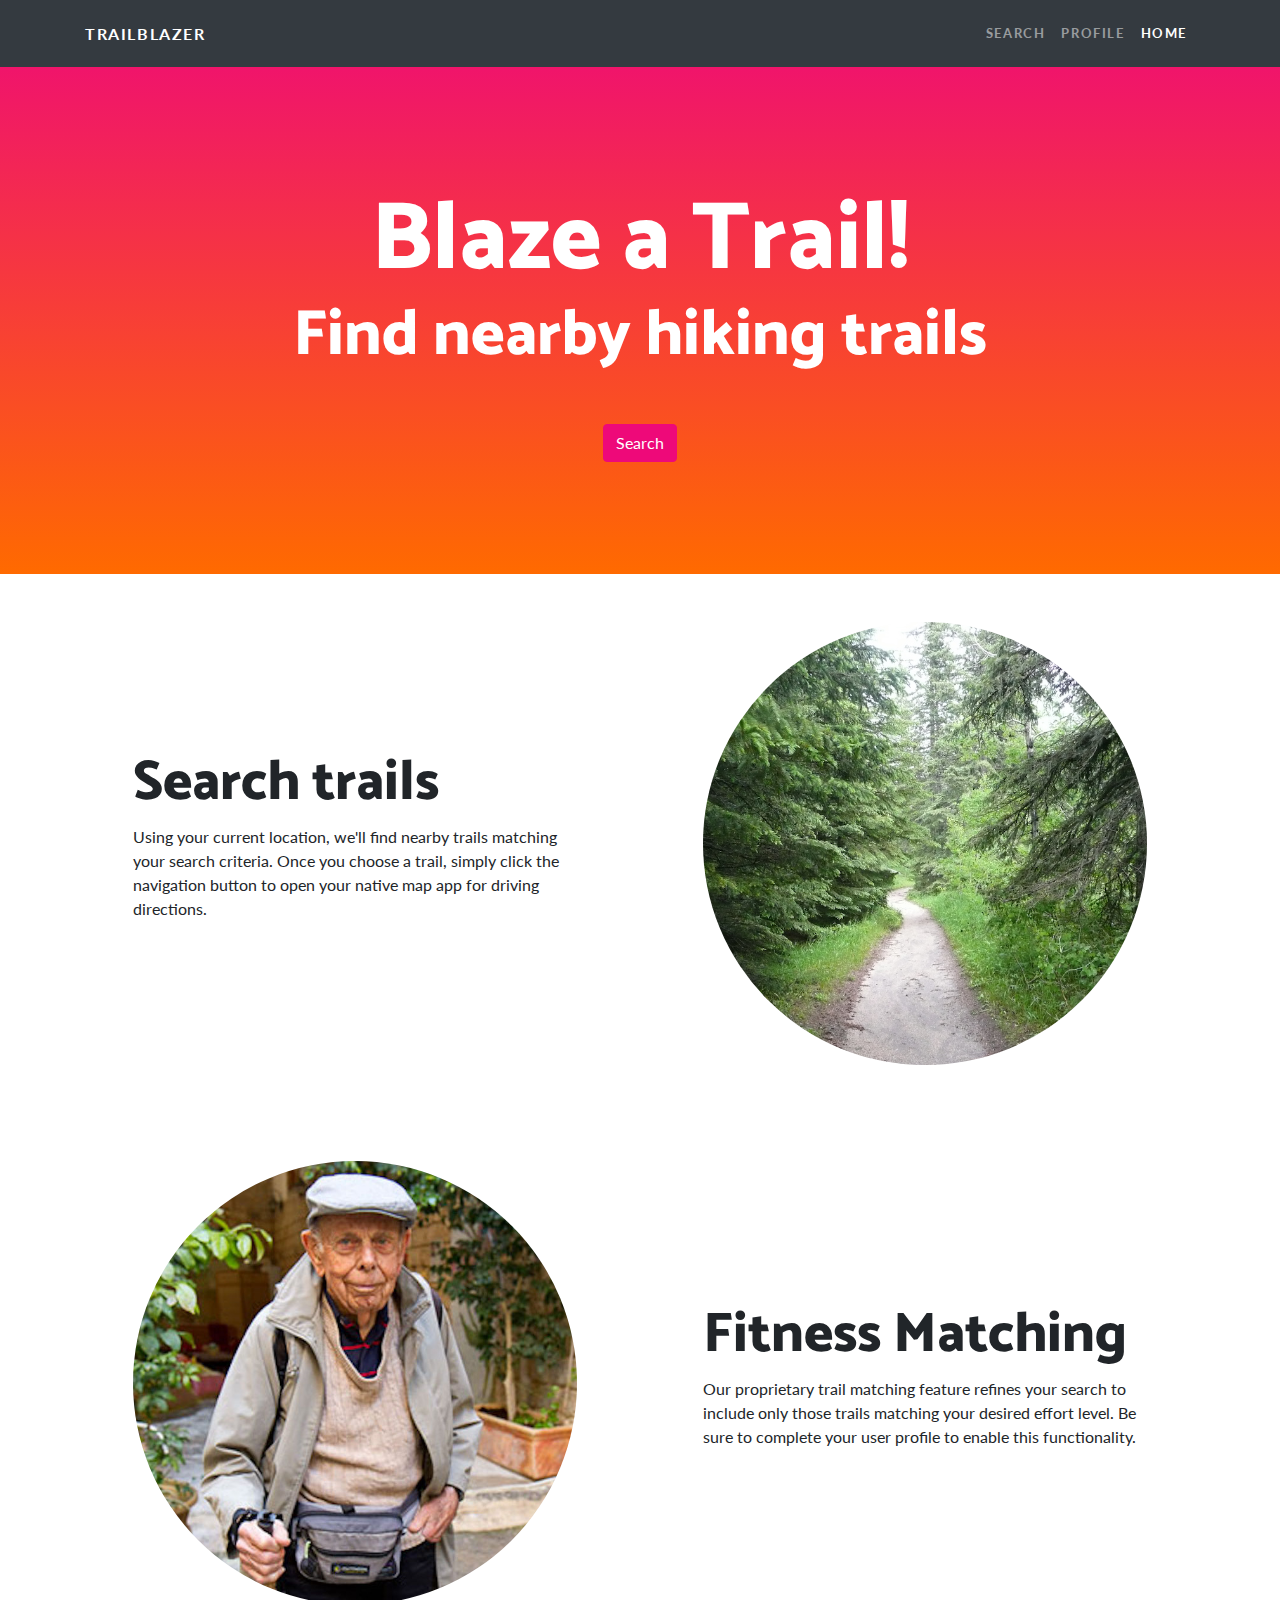
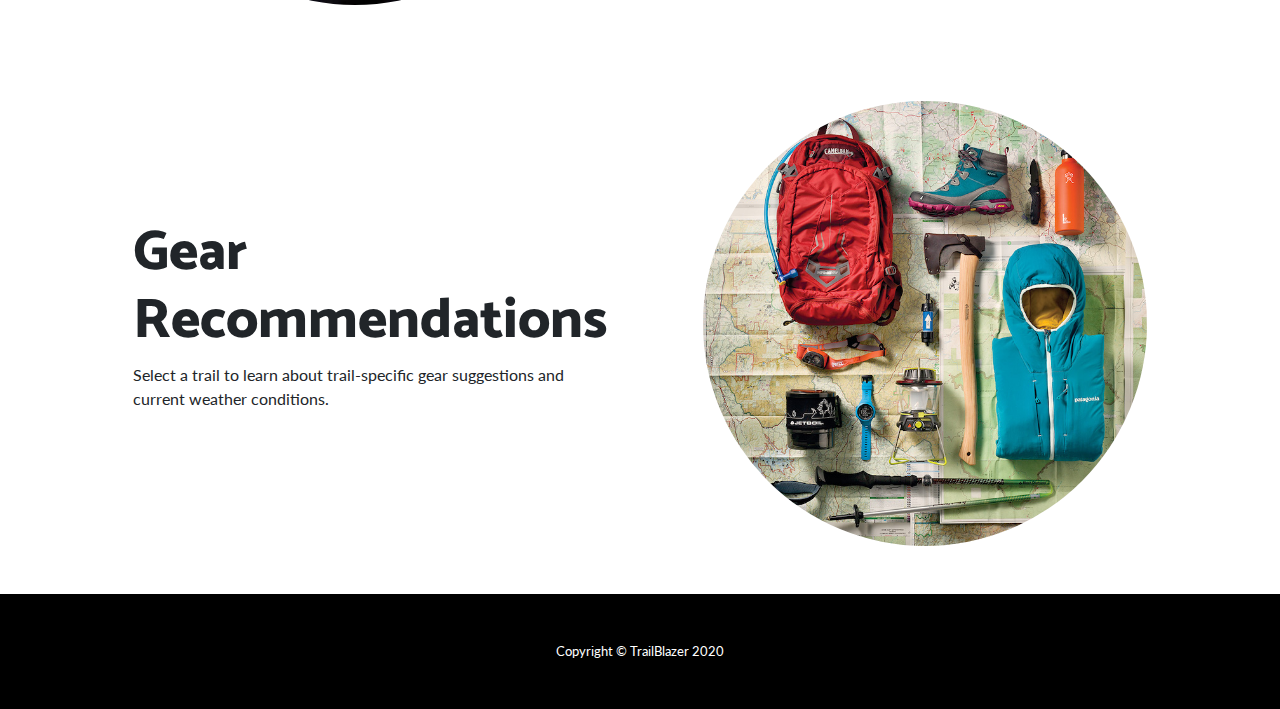
<file: index.html>
<!DOCTYPE html>
<html>
  <head>
    <meta charset="utf-8" />
    <meta
      name="viewport"
      content="width=device-width, initial-scale=1.0, shrink-to-fit=no"
    />
    <title>Home - Brand</title>
    <link rel="stylesheet" href="assets/bootstrap/css/bootstrap.min.css" />
    <link
      rel="stylesheet"
      href="https://fonts.googleapis.com/css?family=Catamaran:100,200,300,400,500,600,700,800,900"
    />
    <link
      rel="stylesheet"
      href="https://fonts.googleapis.com/css?family=Lato:100,100i,300,300i,400,400i,700,700i,900,900i"
    />
    <link
      rel="stylesheet"
      href="https://fonts.googleapis.com/css?family=Bitter:400,700"
    />
    <link
      rel="stylesheet"
      href="https://fonts.googleapis.com/css?family=Source+Sans+Pro:300,400,700"
    />
    <link rel="stylesheet" href="assets/fonts/fontawesome-all.min.css" />
    <link rel="stylesheet" href="assets/fonts/font-awesome.min.css" />
    <link rel="stylesheet" href="assets/fonts/material-icons.min.css" />
    <link rel="stylesheet" href="assets/fonts/fontawesome5-overrides.min.css" />
    <link rel="stylesheet" href="assets/css/Features-Boxed.css" />
    <link rel="stylesheet" href="assets/css/Footer-Clean.css" />
    <link rel="stylesheet" href="assets/css/Profile-Edit-Form-1.css" />
    <link rel="stylesheet" href="assets/css/Profile-Edit-Form.css" />
    <script src="https://api.mapbox.com/mapbox-gl-js/v1.12.0/mapbox-gl.js"></script>
    <link
      href="https://api.mapbox.com/mapbox-gl-js/v1.12.0/mapbox-gl.css"
      rel="stylesheet"
    />
    <script src="https://api.mapbox.com/mapbox-gl-js/plugins/mapbox-gl-geocoder/v4.5.1/mapbox-gl-geocoder.min.js"></script>
    <link
      rel="stylesheet"
      href="https://api.mapbox.com/mapbox-gl-js/plugins/mapbox-gl-geocoder/v4.5.1/mapbox-gl-geocoder.css"
      type="text/css"
    />
  </head>

  <body>
    <nav
      class="navbar navbar-dark navbar-expand-lg fixed-top bg-dark navbar-custom"
    >
      <div class="container">
        <a class="navbar-brand" href="#">TrailBlazer</a
        ><button
          data-toggle="collapse"
          class="navbar-toggler"
          data-target="#navbarResponsive-1"
        >
          <span class="navbar-toggler-icon"></span>
        </button>
        <div class="collapse navbar-collapse" id="navbarResponsive-1">
          <ul class="nav navbar-nav ml-auto">
            <li class="nav-item">
              <a class="nav-link" href="search.html">Search</a>
            </li>
            <li class="nav-item">
              <a class="nav-link" href="profile.html">Profile</a>
            </li>
            <li class="nav-item">
              <a class="nav-link active" href="index.html">Home</a>
            </li>
          </ul>
        </div>
      </div>
    </nav>
    <header class="masthead text-center text-white">
      <div class="masthead-content">
        <div class="container">
          <h1 class="masthead-heading mb-0">Blaze a Trail!</h1>
          <h2 class="masthead-subheading mb-0">Find nearby hiking trails</h2>
          <div class="d-flex justify-content-center mt-5">
            <div id="geocoder" class="geocoder"></div>
            <button class="btn btn-primary" id="search-btn">Search</button>
          </div>
          <script src="assets/js/geocoder.js"></script>
        </div>
      </div>
    </header>
    <section>
      <div class="container">
        <div class="row align-items-center">
          <div class="col-lg-6 order-lg-2">
            <div class="p-5">
              <img
                class="rounded-circle img-fluid"
                src="assets/img/P1020634%20copy.jpg"
                style="padding: 0; height: 325; width: 325 !important"
              />
            </div>
          </div>
          <div class="col-lg-6 order-lg-1">
            <div class="p-5">
              <h2 class="display-4">Search trails</h2>
              <p>
                Using your current location, we'll find nearby trails matching
                your search criteria. Once you choose a trail, simply click the
                navigation button to open your native map app for driving
                directions.
              </p>
            </div>
          </div>
        </div>
      </div>
    </section>
    <section>
      <div class="container">
        <div class="row align-items-center">
          <div class="col-lg-6 order-lg-1">
            <div class="p-5">
              <img
                class="rounded-circle img-fluid"
                src="assets/img/merrill.jpg"
              />
            </div>
          </div>
          <div class="col-lg-6 order-lg-2">
            <div class="p-5">
              <h2 class="display-4">Fitness Matching</h2>
              <p>
                Our proprietary trail matching feature refines your search to
                include only&nbsp;those trails matching your desired effort
                level. Be sure to complete your user profile to enable this
                functionality.
              </p>
            </div>
          </div>
        </div>
      </div>
    </section>
    <section>
      <div class="container">
        <div class="row align-items-center">
          <div class="col-lg-6 order-lg-2">
            <div class="p-5">
              <img
                class="rounded-circle img-fluid"
                src="assets/img/1014_hikesgear_kburdg_oneuseonly.jpg"
              />
            </div>
          </div>
          <div class="col-lg-6 order-lg-1">
            <div class="p-5">
              <h2 class="display-4">Gear Recommendations</h2>
              <p>
                Select a trail to learn about trail-specific gear suggestions
                and current weather conditions.
              </p>
            </div>
          </div>
        </div>
      </div>
    </section>
    <footer class="py-5 bg-black">
      <div class="container">
        <p class="text-center text-white m-0 small">
          Copyright&nbsp;© TrailBlazer 2020
        </p>
      </div>
    </footer>
    <script src="assets/js/jquery.min.js"></script>
    <script src="assets/bootstrap/js/bootstrap.min.js"></script>
    <script src="assets/js/Profile-Edit-Form.js"></script>
  </body>
</html>
</file>
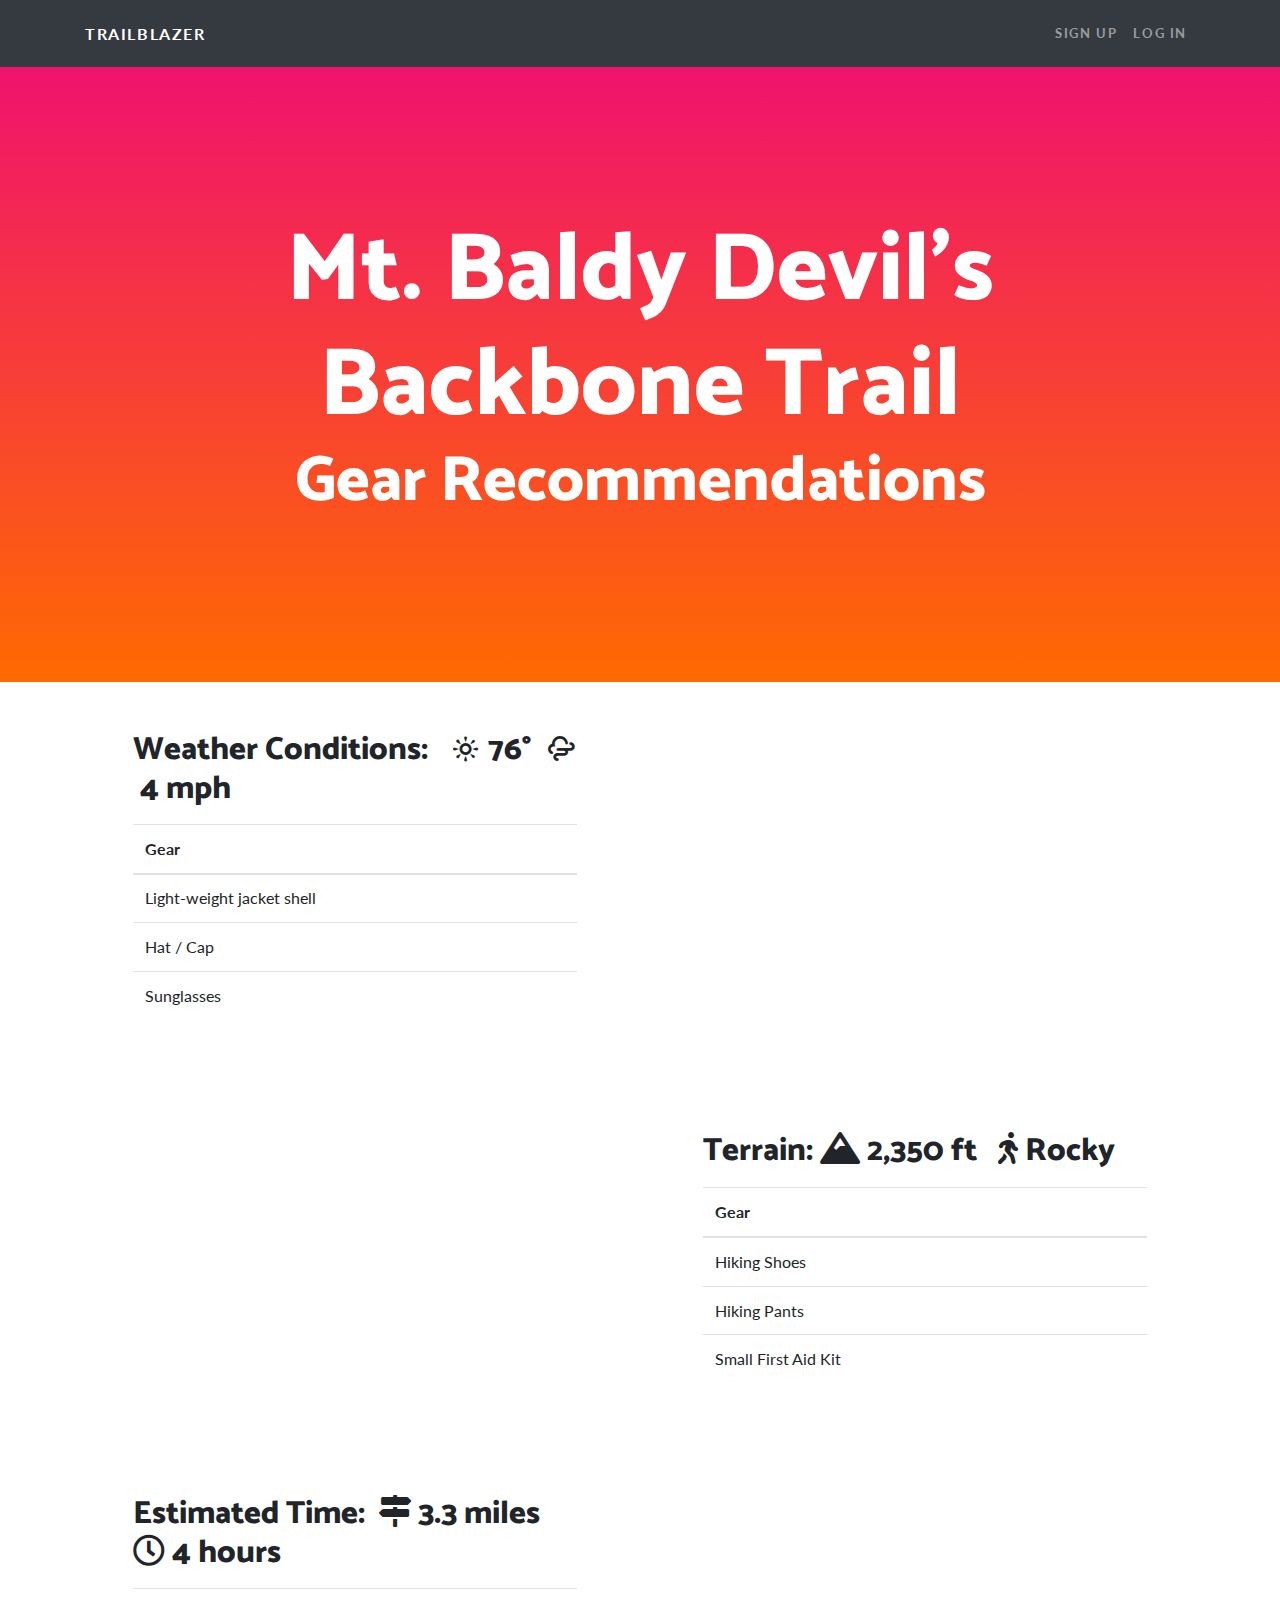
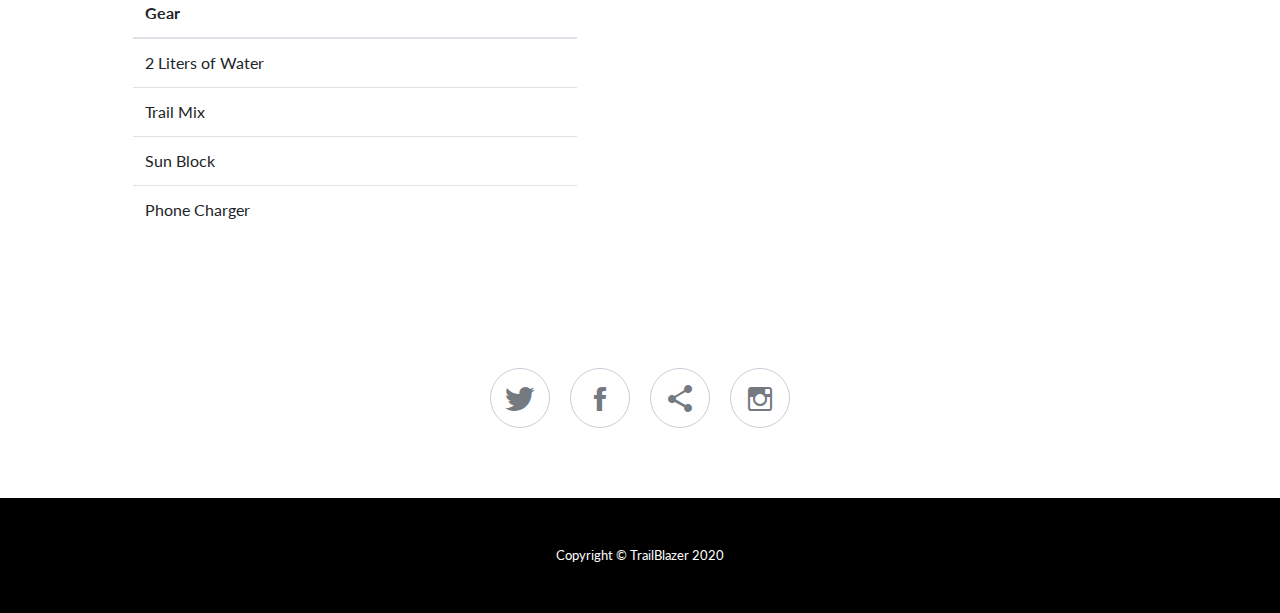
<file: gearRec/index.html>
<!DOCTYPE html>
<html>

<head>
    <meta charset="utf-8">
    <meta name="viewport" content="width=device-width, initial-scale=1.0, shrink-to-fit=no">
    <title>Home - Brand</title>
    <link rel="stylesheet" href="assets/bootstrap/css/bootstrap.min.css">
    <link rel="stylesheet" href="https://fonts.googleapis.com/css?family=Catamaran:100,200,300,400,500,600,700,800,900">
    <link rel="stylesheet" href="https://fonts.googleapis.com/css?family=Lato:100,100i,300,300i,400,400i,700,700i,900,900i">
    <link rel="stylesheet" href="assets/fonts/fontawesome-all.min.css">
    <link rel="stylesheet" href="assets/fonts/ionicons.min.css">
    <link rel="stylesheet" href="assets/fonts/typicons.min.css">
    <link rel="stylesheet" href="assets/css/Social-Icons.css">
</head>

<body>
    <nav class="navbar navbar-dark navbar-expand-lg fixed-top bg-dark navbar-custom">
        <div class="container"><a class="navbar-brand" href="#">Trailblazer</a><button data-toggle="collapse" class="navbar-toggler" data-target="#navbarResponsive"><span class="navbar-toggler-icon"></span></button>
            <div class="collapse navbar-collapse" id="navbarResponsive">
                <ul class="nav navbar-nav ml-auto">
                    <li class="nav-item"><a class="nav-link" href="#">Sign Up</a></li>
                    <li class="nav-item"><a class="nav-link" href="#">Log In</a></li>
                </ul>
            </div>
        </div>
    </nav>
    <header class="masthead text-center text-white">
        <div class="masthead-content">
            <div class="container">
                <h1 class="masthead-heading mb-0">Mt. Baldy Devil's Backbone Trail</h1>
                <h2 class="masthead-subheading mb-0">Gear Recommendations</h2>
            </div>
        </div>
    </header>
    <section>
        <div class="container">
            <div class="row align-items-center">
                <div class="col-lg-6 order-lg-1">
                    <div class="p-5">
                        <h2 class="display-5">Weather Conditions:&nbsp;&nbsp;&nbsp;<i class="typcn typcn-weather-sunny"></i> 76°&nbsp;&nbsp;<i class="typcn typcn-weather-windy-cloudy"></i>&nbsp;4 mph</h2>
                        <p></p>
                        <div class="table-responsive">
                            <table class="table">
                                <thead>
                                    <tr>
                                        <th>Gear</th>
                                    </tr>
                                </thead>
                                <tbody>
                                    <tr></tr>
                                    <tr>
                                        <td>Light-weight jacket shell</td>
                                    </tr>
                                    <tr>
                                        <td>Hat / Cap</td>
                                    </tr>
                                    <tr>
                                        <td>Sunglasses</td>
                                    </tr>
                                    <tr></tr>
                                    <tr></tr>
                                    <tr></tr>
                                </tbody>
                            </table>
                        </div>
                    </div>
                </div>
            </div>
        </div>
    </section>
    <section>
        <div class="container">
            <div class="row align-items-center">
                <div class="col-lg-6 order-lg-1">
                    <div class="p-6"></div>
                </div>
                <div class="col-lg-6 order-lg-2">
                    <div class="p-5">
                        <h2 class="display-5">Terrain:&nbsp;<i class="fas fa-mountain"></i>&nbsp;2,350 ft&nbsp;&nbsp;&nbsp;<i class="fas fa-walking"></i>&nbsp;Rocky</h2>
                        <p></p>
                        <div class="table-responsive">
                            <table class="table">
                                <thead>
                                    <tr>
                                        <th>Gear</th>
                                    </tr>
                                </thead>
                                <tbody>
                                    <tr>
                                        <td>Hiking Shoes</td>
                                    </tr>
                                    <tr>
                                        <td>Hiking Pants</td>
                                    </tr>
                                    <tr></tr>
                                    <tr>
                                        <td>Small First Aid Kit</td>
                                    </tr>
                                </tbody>
                            </table>
                        </div>
                    </div>
                </div>
            </div>
        </div>
    </section>
    <section>
        <div class="container">
            <div class="row align-items-center">
                <div class="col-lg-6 order-lg-2">
                    <div class="p-6"></div>
                </div>
                <div class="col-lg-6 order-lg-1">
                    <div class="p-5">
                        <h2 class="display-5">Estimated Time:&nbsp;&nbsp;<i class="fas fa-map-signs"></i>&nbsp;3.3 miles&nbsp;&nbsp;<i class="far fa-clock"></i>&nbsp;4 hours</h2>
                        <p></p>
                        <div class="table-responsive">
                            <table class="table">
                                <thead>
                                    <tr>
                                        <th>Gear</th>
                                    </tr>
                                </thead>
                                <tbody>
                                    <tr>
                                        <td>2 Liters of Water</td>
                                    </tr>
                                    <tr></tr>
                                    <tr>
                                        <td>Trail Mix</td>
                                    </tr>
                                    <tr>
                                        <td>Sun Block</td>
                                    </tr>
                                    <tr>
                                        <td>Phone Charger</td>
                                    </tr>
                                </tbody>
                            </table>
                        </div>
                    </div>
                </div>
            </div>
        </div>
    </section>
    <div class="social-icons"><a href="#"><i class="icon ion-social-twitter"></i></a><a href="#"><i class="icon ion-social-facebook"></i></a><a href="#"><i class="icon ion-android-share-alt"></i></a><a href="#"><i class="icon ion-social-instagram-outline"></i></a></div>
    <footer
        class="py-5 bg-black">
        <div class="container">
            <p class="text-center text-white m-0 small">Copyright&nbsp;© TrailBlazer 2020</p>
        </div>
        <p class="text-center text-white m-0 small"></p>
        <p class="text-center text-white m-0 small"></p>
        </footer>
        <script src="assets/js/jquery.min.js"></script>
        <script src="assets/bootstrap/js/bootstrap.min.js"></script>
</body>

</html>
</file>
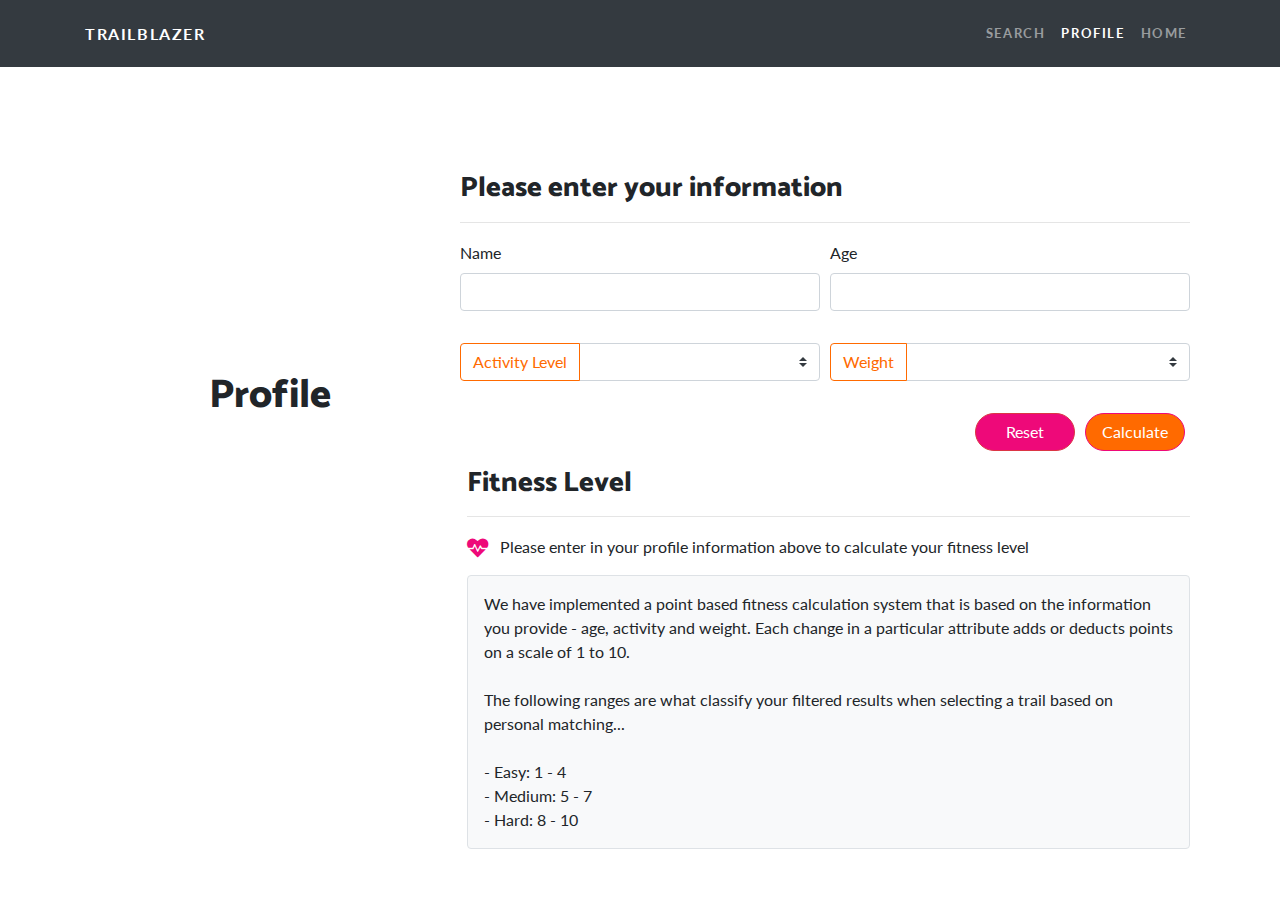
<file: profile.html>
<!DOCTYPE html>
<html>
  <head>
    <meta charset="utf-8" />
    <meta
      name="viewport"
      content="width=device-width, initial-scale=1.0, shrink-to-fit=no"
    />
    <title>TrailBlazer</title>
    <link rel="stylesheet" href="assets/bootstrap/css/bootstrap.min.css" />
    <link
      rel="stylesheet"
      href="https://fonts.googleapis.com/css?family=Catamaran:100,200,300,400,500,600,700,800,900"
    />
    <link
      rel="stylesheet"
      href="https://fonts.googleapis.com/css?family=Lato:100,100i,300,300i,400,400i,700,700i,900,900i"
    />
    <link
      rel="stylesheet"
      href="https://fonts.googleapis.com/css?family=Bitter:400,700"
    />
    <link
      rel="stylesheet"
      href="https://fonts.googleapis.com/css?family=Source+Sans+Pro:300,400,700"
    />
    <link rel="stylesheet" href="assets/fonts/fontawesome-all.min.css" />
    <link rel="stylesheet" href="assets/fonts/font-awesome.min.css" />
    <link rel="stylesheet" href="assets/fonts/material-icons.min.css" />
    <link rel="stylesheet" href="assets/fonts/fontawesome5-overrides.min.css" />
    <link rel="stylesheet" href="assets/css/Features-Boxed.css" />
    <link rel="stylesheet" href="assets/css/Footer-Clean.css" />
    <link rel="stylesheet" href="assets/css/Profile-Edit-Form-1.css" />
    <link rel="stylesheet" href="assets/css/Profile-Edit-Form.css" />
  </head>

  <body>
    <nav
      class="navbar navbar-dark navbar-expand-lg fixed-top bg-dark navbar-custom"
      id="navbar"
    >
      <div class="container">
        <a class="navbar-brand" href="index.html">TrailBlazer</a
        ><button
          data-toggle="collapse"
          class="navbar-toggler"
          data-target="#navbarResponsive-1"
        >
          <span class="navbar-toggler-icon"></span>
        </button>
        <div class="collapse navbar-collapse" id="navbarResponsive-1">
          <ul class="nav navbar-nav ml-auto">
            <li class="nav-item">
              <a class="nav-link" href="search.html">Search</a>
            </li>
            <li class="nav-item">
              <a class="nav-link active" href="profile.html">Profile</a>
            </li>
            <li class="nav-item">
              <a class="nav-link" href="index.html">Home</a>
            </li>
          </ul>
        </div>
      </div>
    </nav>
    <div class="content" id="content">
      <div
        class="container profile profile-view"
        id="profile"
        style="padding-top: 20"
      >
        <div class="row">
          <div class="col-md-12 alert-col relative">
            <div class="alert alert-info absolue center" role="alert">
              <button
                type="button"
                class="close"
                data-dismiss="alert"
                aria-label="Close"
              >
                <span aria-hidden="true">×</span></button
              ><span>Profile save with success</span>
            </div>
          </div>
        </div>
        <form>
          <div class="form-row profile-row">
            <div class="col-md-4 relative">
              <div class="avatar">
                <div class="avatar-bg center"></div>
                <h1 style="text-align: center">Profile</h1>
              </div>
            </div>
            <div class="col-md-8">
              <h3>Please enter your information</h3>
              <hr />
              <div class="form-row">
                <div class="col-sm-12 col-md-6">
                  <div class="form-group">
                    <label>Name</label
                    ><input
                      class="form-control profile-input"
                      type="text"
                      name="name"
                      autocomplete="off"
                      required
                    />
                  </div>
                </div>
                <div class="col-sm-12 col-md-6">
                  <div class="form-group">
                    <label>Age</label
                    ><input
                      class="form-control profile-input"
                      type="number"
                      name="age"
                      min="0"
                      max="150"
                      required
                    />
                  </div>
                </div>
              </div>
              <div class="form-row mt-3">
                <div class="col col-sm-12 col-md-6" style="padding-bottom: 15">
                  <div class="input-group mb-3">
                    <div class="input-group-prepend">
                      <button class="btn btn-outline-secondary" type="button">
                        Activity Level
                      </button>
                    </div>
                    <select
                      class="custom-select profile-input"
                      id="inputGroupSelect01"
                      name="activityLevel"
                      required
                    >
                      <option value="Extremely Active">Extremely Active</option>
                      <option value="Vigorously Active">
                        Vigorously Active
                      </option>
                      <option value="Moderately Active">
                        Moderately Active
                      </option>
                      <option value="Sedentary">Sedentary</option>
                      <option value="Extremely Inactive">
                        Extremely Inactive
                      </option>
                    </select>
                  </div>
                </div>
                <div class="col">
                  <div class="input-group mb-3">
                    <div class="input-group-prepend">
                      <button class="btn btn-outline-secondary" type="button">
                        Weight
                      </button>
                    </div>
                    <select
                      class="custom-select profile-input"
                      id="inputGroupSelect01"
                      name="weight"
                      required
                    >
                      <option value="Large">Large / Overweight</option>
                      <option value="Normal">Normal</option>
                      <option value="Fit">Athletic / Fit</option>
                    </select>
                  </div>
                </div>
              </div>
              <div class="form-row mt-3">
                <div class="col-md-12 content-right">
                  <button
                    class="btn btn-primary rounded-pill form-btn"
                    type="submit"
                    style="background: #ff6a00"
                    id="calculate-btn"
                  >
                    Calculate</button
                  ><button
                    class="btn btn-danger rounded-pill form-btn"
                    type="reset"
                    style="background: #ee0979"
                    id="reset-btn"
                  >
                    Reset
                  </button>
                </div>
              </div>
            </div>
          </div>
        </form>
        <div class="row">
          <div class="col-md-8 ml-auto mt-3">
            <h3>Fitness Level</h3>
            <hr />
            <div>
              <i class="fas fa-heartbeat mr-2 fa-lg text-primary"></i>
              <span id="fitness-level"></span>
            </div>
            <div class="mt-3 bg-light p-3 rounded border">
              <span
                >We have implemented a point based fitness calculation system
                that is based on the information you provide - age, activity and weight.
                Each change in a particular attribute adds or deducts points on a scale 
                of 1 to 10.<br></span>
                
                <span> <br>The following ranges are what classify your filtered results when selecting
                a trail based on personal matching...<br></span>
                
                   <span><br>
                  - Easy: 1 - 4<br>
                   - Medium: 5 - 7<br>
                   - Hard: 8 - 10<br></span
              >
            </div>
          </div>
        </div>
      </div>
    </div>
    <script src="assets/js/jquery.min.js"></script>
    <script src="assets/bootstrap/js/bootstrap.min.js"></script>
    <script src="assets/js/navbar.js"></script>
    <script src="assets/js/Profile-Edit-Form.js"></script>
    <script src="assets/js/profile.js"></script>
  </body>
</html>
</file>
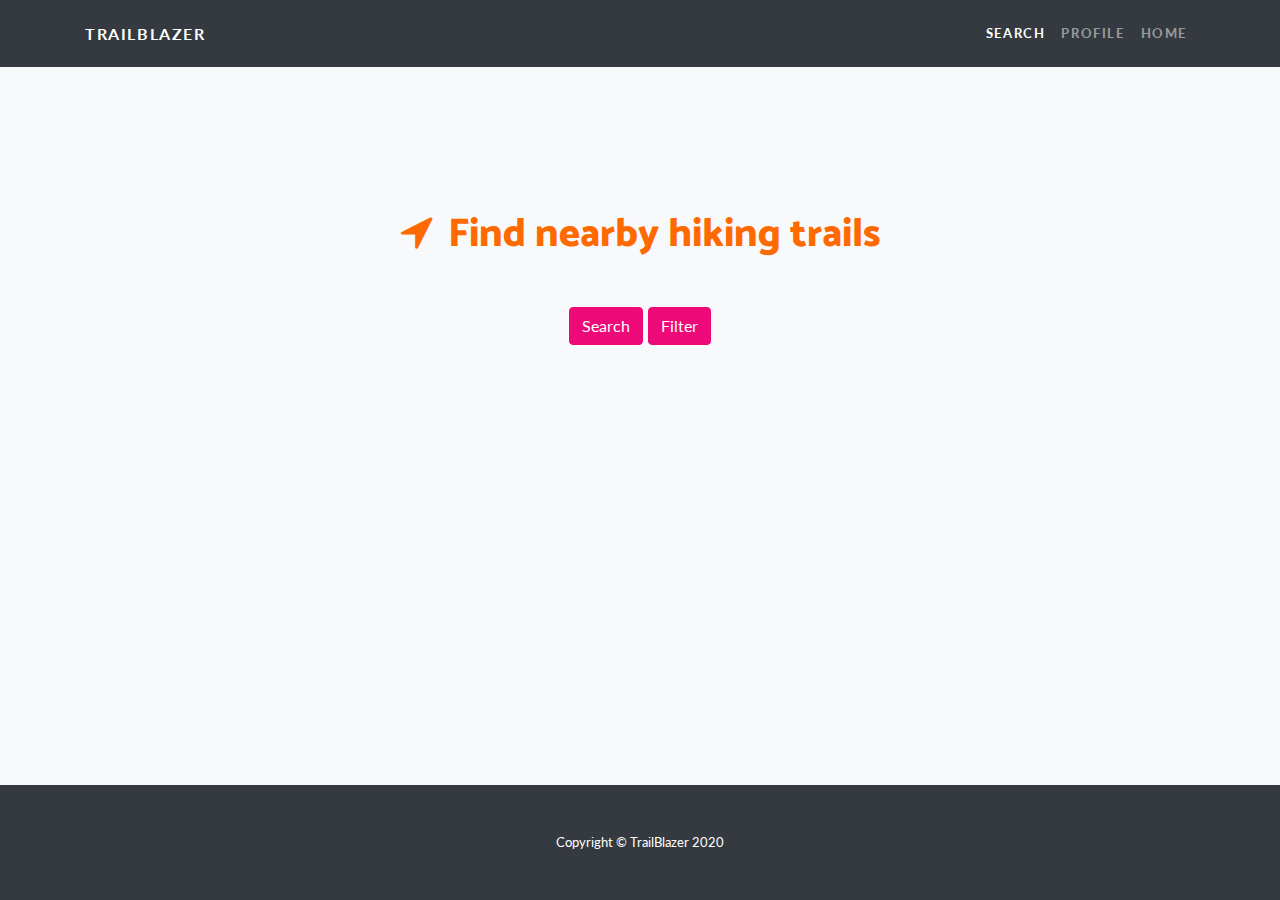
<file: search.html>
<!DOCTYPE html>
<html class="vh-100">
  <head>
    <meta charset="utf-8" />
    <meta
      name="viewport"
      content="width=device-width, initial-scale=1.0, shrink-to-fit=no"
    />
    <title>TrailBlazer</title>
    <link rel="stylesheet" href="assets/bootstrap/css/bootstrap.min.css" />
    <link rel="stylesheet" href="https://fonts.googleapis.com/css?family=Catamaran:100,200,300,400,500,600,700,800,900"/>
    <link rel="stylesheet" href="https://fonts.googleapis.com/css?family=Lato:100,100i,300,300i,400,400i,700,700i,900,900i"/>
    <link rel="stylesheet" href="https://fonts.googleapis.com/css?family=Bitter:400,700"/>
    <link rel="stylesheet" href="https://fonts.googleapis.com/css?family=Source+Sans+Pro:300,400,700"/>
    <link rel="stylesheet" href="assets/fonts/fontawesome-all.min.css" />
    <link rel="stylesheet" href="assets/fonts/font-awesome.min.css" />
    <link rel="stylesheet" href="assets/fonts/material-icons.min.css" />
    <link rel="stylesheet" href="assets/fonts/fontawesome5-overrides.min.css" />
    <link rel="stylesheet" href="assets/css/Features-Boxed.css" />
    <link rel="stylesheet" href="assets/css/Footer-Clean.css" />
    <link rel="stylesheet" href="assets/css/modal.css" />
    <script src="https://api.mapbox.com/mapbox-gl-js/v1.12.0/mapbox-gl.js"></script>
    <link rel="stylesheet" href="https://api.mapbox.com/mapbox-gl-js/v1.12.0/mapbox-gl.css"/>
  </head>

  <body class="d-flex flex-column h-100">
    <nav class="navbar navbar-dark navbar-expand-lg bg-dark navbar-custom" id="navbar">
      <div class="container">
        <a class="navbar-brand" href="index.html">TrailBlazer</a
        ><button
          data-toggle="collapse"
          class="navbar-toggler"
          data-target="#navbarResponsive-1"
        >
          <span class="navbar-toggler-icon"></span>
        </button>
        <div class="collapse navbar-collapse" id="navbarResponsive-1">
          <ul class="nav navbar-nav ml-auto">
            <li class="nav-item">
              <a class="nav-link active" href="search.html">Search</a>
            </li>
            <li class="nav-item">
              <a class="nav-link" href="profile.html">Profile</a>
            </li>
            <li class="nav-item">
              <a class="nav-link" href="index.html">Home</a>
            </li>
          </ul>
        </div>
      </div>
    </nav>
    <div class="d-flex flex-column flex-grow-1 bg-light pt-5 content" id="content">
      <div class="container">
        <h1 class="text-center text-secondary mt-5 pt-5">
          <i class="fa fa-location-arrow mr-3" style="color: #ff6a00"></i>Find
          nearby hiking trails
        </h1>
        <div class="d-flex justify-content-center mt-5">
          <div id="geocoder" class="geocoder"></div>

          <!-- Search Button -->
          <button class="btn btn-primary" id="search-btn">Search</button>
          <div class="divider"></div>

          <!-- Button opens Modal -->
          <button 
          class="btn btn-primary" 
          data-toggle="modal" 
          data-target="#myModal" 
          name="filterSearch">
          Filter
        </button>

          <!-- Modal -->
          <div class="modal fade" role="dialog" tabindex="-1" id="myModal">
            <div class="modal-dialog modal-dialog-centered" role="document">
              <div class="modal-content">
                <div class="modal-header">
                  <h4 class="modal-title">
                    Fitness Matching
                  </h4>
                  <button
                    type="button"
                    class="close"
                    data-dismiss="modal"
                    name="closeModal"
                    aria-label="Close">
                    <span aria-hidden="true">×</span>
                  </button>
                </div>
                <div class="modal-body">
                  <!-- Alerts the user if profile info has not been filled out. -->
                  <div class="alert alert-info" role="alert">
                    <button type="button" class="close" data-dismiss="alert" aria-label="Close">
                      <span aria-hidden="true">&times;</span>
                    </button>
                    For personalized trail matching, please fill out your <a href="profile.html" class="alert-link">Profile</a>.
                  </div>
                  <p>
                    Please select desired effort level to tailor your trail search.
                  </p>
                  <div class="form-check">
                    <input
                      class="form-check-input"
                      type="radio"
                      name="modalRadio"
                      id="formCheck-1"
                      value="easy"
                      disabled/>
                    <label
                      class="form-check-label"
                      for="formCheck-1">
                      Easy and Chill
                    </label>
                  </div>
                  <div class="form-check">
                    <input
                      class="form-check-input"
                      type="radio"
                      name="modalRadio"
                      id="formCheck-2"
                      value="medium"
                      disabled/>
                    <label 
                      class="form-check-label" 
                      for="formCheck-2">
                      Best Match
                    </label>
                  </div>
                  <div class="form-check">
                    <input
                      class="form-check-input"
                      type="radio"
                      name="modalRadio"
                      id="formCheck-3"
                      value="hard"
                      disabled/>
                    <label
                      class="form-check-label"
                      for="formCheck-3">
                      Challenge Me
                    </label>
                  </div>
                </div>
                <!-- Modal footer -->
                <div class="modal-footer">
                  <div class="col-sm">
                  <!-- Toggle switch -->
                  <div class="custom-control custom-switch">
                    <input type="checkbox" class="custom-control-input" id="customSwitches">
                    <label class="custom-control-label" for="customSwitches">Enable fitness matching</label>
                  </div>
                  </div>
                  <button
                    class="btn btn-light"
                    type="button"
                    data-dismiss="modal"
                    name="closeModal">
                    Cancel
                  </button>
                  <button 
                  class="btn btn-primary" 
                  type="button"
                  name="Save"
                  data-dismiss="modal">
                    Save
                  </button>
                </div>
              </div>
            </div>
          </div>
    </div>
          
        </div>
        <script src="https://api.mapbox.com/mapbox-gl-js/plugins/mapbox-gl-geocoder/v4.5.1/mapbox-gl-geocoder.min.js"></script>
        <link
          rel="stylesheet"
          href="https://api.mapbox.com/mapbox-gl-js/plugins/mapbox-gl-geocoder/v4.5.1/mapbox-gl-geocoder.css"
          type="text/css"
        />
        <script src="assets/js/geocoder.js"></script>
      </div>
    </div>
    <footer class="py-5 bg-dark">
      <div class="container">
        <p class="text-center text-white m-0 small">
          Copyright&nbsp;© TrailBlazer 2020
        </p>
      </div>
    </footer>
    <script src="assets/js/jquery.min.js"></script>
    <script src="assets/bootstrap/js/bootstrap.min.js"></script>
    <script src="assets/js/navbar.js"></script>
    <script src="assets/js/modal.js"></script>
  </body>
</html>
</file>
<file: assets/css/Features-Boxed.css>
.features-boxed {
  color: #313437;
  background-color: #eef4f7;
}

.features-boxed p {
  color: #7d8285;
}

.features-boxed h2 {
  font-weight: bold;
  margin-bottom: 40px;
  padding-top: 40px;
  color: inherit;
}

@media (max-width:767px) {
  .features-boxed h2 {
    margin-bottom: 25px;
    padding-top: 25px;
    font-size: 24px;
  }
}

.features-boxed .intro {
  font-size: 16px;
  max-width: 500px;
  margin: 0 auto;
}

.features-boxed .intro p {
  margin-bottom: 0;
}

.features-boxed .features {
  padding: 50px 0;
}

.features-boxed .item {
  text-align: center;
}

.features-boxed .item .box {
  text-align: center;
  padding: 30px;
  background-color: #fff;
  margin-bottom: 30px;
}

.features-boxed .item .icon {
  font-size: 60px;
  color: #1485ee;
  margin-top: 20px;
  margin-bottom: 35px;
}

.features-boxed .item .name {
  font-weight: bold;
  font-size: 18px;
  margin-bottom: 8px;
  margin-top: 0;
  color: inherit;
}

.features-boxed .item .description {
  font-size: 15px;
  margin-top: 15px;
  margin-bottom: 20px;
}

header.masthead {
  position: relative;
  overflow: visible;
  padding-top: calc(7rem + 72px);
  padding-bottom: 7rem;
  background: linear-gradient(0deg,#ff6a00,#ee0979);
  background-repeat: no-repeat;
  background-position: 50%;
  background-attachment: scroll;
  background-size: cover;
}

.divider{
  width:5px;
  height:auto;
  display:inline-block;
}
</file>
<file: assets/css/Footer-Clean.css>
.footer-clean {
  padding: 50px 0;
  background-color: #fff;
  color: #4b4c4d;
}

.footer-clean h3 {
  margin-top: 0;
  margin-bottom: 12px;
  font-weight: bold;
  font-size: 16px;
}

.footer-clean ul {
  padding: 0;
  list-style: none;
  line-height: 1.6;
  font-size: 14px;
  margin-bottom: 0;
}

.footer-clean ul a {
  color: inherit;
  text-decoration: none;
  opacity: 0.8;
}

.footer-clean ul a:hover {
  opacity: 1;
}

.footer-clean .item.social {
  text-align: right;
}

@media (max-width:767px) {
  .footer-clean .item {
    text-align: center;
    padding-bottom: 20px;
  }
}

@media (max-width: 768px) {
  .footer-clean .item.social {
    text-align: center;
  }
}

.footer-clean .item.social > a {
  font-size: 24px;
  width: 40px;
  height: 40px;
  line-height: 40px;
  display: inline-block;
  text-align: center;
  border-radius: 50%;
  border: 1px solid #ccc;
  margin-left: 10px;
  margin-top: 22px;
  color: inherit;
  opacity: 0.75;
}

.footer-clean .item.social > a:hover {
  opacity: 0.9;
}

@media (max-width:991px) {
  .footer-clean .item.social > a {
    margin-top: 40px;
  }
}

@media (max-width:767px) {
  .footer-clean .item.social > a {
    margin-top: 10px;
  }
}

.footer-clean .copyright {
  margin-top: 14px;
  margin-bottom: 0;
  font-size: 13px;
  opacity: 0.6;
}
</file>
<file: assets/css/Profile-Edit-Form-1.css>
div.avatar > img {
  border-radius: 50%;
}

div.container.profile {
  padding: 10px 20px;
}

.center {
  text-align: center;
}

.no-marging {
  margin: 0 !important;
}

.relative {
  position: relative;
}

.absolue {
  position: absolute;
}

div.profile-row {
  margin-top: 55px;
}

.absolue.center {
  left: 50%;
  top: 50%;
  transform: translate(-50%, 0%);
}

div.alert {
  width: 40%;
}

.alert-col {
}

.alert-col > .alert {
  padding: 10px;
  border-radius: 0;
  transition: all 0.5s ease;
  opacity: 0;
}

.alert-col > .alert.display {
  opacity: 1;
}

hr {
  height: 2px;
}

.content-right > * {
  float: right;
}

.form-btn {
  min-width: 100px;
  margin: 0 5px;
  max-width: 200px;
}

img.avart-img {
  max-width: 200px;
}

div.avatar-bg {
  background: url(https://www.gravatar.com/avatar/1234566?size=200&d=mm);
  background-position: 50% 50%;
  height: 200px;
  width: 200px;
  background-size: cover;
  border-radius: 50%;
  margin-left: calc(50% - 100px);
}

div.avatar {
}
</file>
<file: assets/css/Profile-Edit-Form.css>
div.container.profile {
  padding: 50px 20px;
}

.center {
  text-align: center;
}

.relative {
  position: relative;
}

.absolue {
  position: absolute;
}

div.profile-row {
  margin-top: 55px;
}

.absolue.center {
  left: 50%;
  top: 50%;
  transform: translate(-50%, 0%);
}

div.alert {
  width: 40%;
}

.alert-col > .alert {
  padding: 10px;
  border-radius: 0;
  transition: all 0.5s ease;
  opacity: 0;
}

hr {
  height: 2px;
}

.content-right > * {
  float: right;
}

.form-btn {
  min-width: 100px;
  margin: 0 5px;
  max-width: 200px;
}

div.avatar-bg {
  background: url(https://www.gravatar.com/avatar/1234566?size=200&d=mm);
  background-position: 50% 50%;
  height: 200px;
  width: 200px;
  background-size: cover;
  border-radius: 50%;
  margin-left: calc(50% - 100px);
}
</file>
<file: gearRec/assets/css/Social-Icons.css>
.social-icons {
  color: #313437;
  background-color: #fff;
  text-align: center;
  padding: 70px 0;
}

@media (max-width:767px) {
  .social-icons {
    padding: 50px 0;
  }
}

.social-icons i {
  font-size: 32px;
  display: inline-block;
  color: #757980;
  margin: 0 10px;
  width: 60px;
  height: 60px;
  border: 1px solid #c8ced7;
  text-align: center;
  border-radius: 50%;
  line-height: 60px;
}
</file>
<file: assets/css/modal.css>
.modal-title {
    color: #ff6a00;
}

.form-check-label {
    color: #fd8a38;
}

.form-check {
    text-align: left;
}

.modal-body {
    text-align: left;
}

.custom-control-label {
    font-size: small;
}
</file>
<file: assets/fonts/fontawesome5-overrides.min.css>
.fab.fa-bitcoin:before{content:"\f379"}.far.fa-calendar:before,.fas.fa-calendar:before{content:"\f133"}.far.fa-clipboard:before,.fas.fa-clipboard:before{content:"\f328"}.fab.fa-facebook-f:before{content:"\f39e"}.fab.fa-google-plus:before{content:"\f2b3"}.fas.fa-hotel:before{content:"\f594"}.fab.fa-linkedin:before{content:"\f08c"}.fas.fa-reply:before{content:"\f3e5"}.fas.fa-thermometer:before{content:"\f491"}.fab.fa-vimeo:before{content:"\f40a"}.far.fa-window-close:before,.fas.fa-window-close:before{content:"\f410"}.fab.fa-youtube-square:before{content:"\f431"}
</file>
<file: gearRec/assets/fonts/typicons.min.css>
@charset 'UTF-8';@font-face{font-family:'typicons';font-weight:normal;font-style:normal;src:url('typicons.eot');src:url('typicons.eot?#iefix') format('embedded-opentype'),url('typicons.woff') format('woff'),url('typicons.ttf') format('truetype'),url('typicons.svg#typicons') format('svg')}.typcn:before{font-family:'typicons';font-style:normal;font-weight:normal;speak:none;display:inline-block;text-decoration:inherit;width:1em;height:1em;font-size:1em;text-align:center;-webkit-font-smoothing:antialiased;font-smoothing:antialiased;text-rendering:optimizeLegibility}.typcn-adjust-brightness:before{content:'\e000'}.typcn-adjust-contrast:before{content:'\e001'}.typcn-anchor-outline:before{content:'\e002'}.typcn-anchor:before{content:'\e003'}.typcn-archive:before{content:'\e004'}.typcn-arrow-back-outline:before{content:'\e005'}.typcn-arrow-back:before{content:'\e006'}.typcn-arrow-down-outline:before{content:'\e007'}.typcn-arrow-down-thick:before{content:'\e008'}.typcn-arrow-down:before{content:'\e009'}.typcn-arrow-forward-outline:before{content:'\e00a'}.typcn-arrow-forward:before{content:'\e00b'}.typcn-arrow-left-outline:before{content:'\e00c'}.typcn-arrow-left-thick:before{content:'\e00d'}.typcn-arrow-left:before{content:'\e00e'}.typcn-arrow-loop-outline:before{content:'\e00f'}.typcn-arrow-loop:before{content:'\e010'}.typcn-arrow-maximise-outline:before{content:'\e011'}.typcn-arrow-maximise:before{content:'\e012'}.typcn-arrow-minimise-outline:before{content:'\e013'}.typcn-arrow-minimise:before{content:'\e014'}.typcn-arrow-move-outline:before{content:'\e015'}.typcn-arrow-move:before{content:'\e016'}.typcn-arrow-repeat-outline:before{content:'\e017'}.typcn-arrow-repeat:before{content:'\e018'}.typcn-arrow-right-outline:before{content:'\e019'}.typcn-arrow-right-thick:before{content:'\e01a'}.typcn-arrow-right:before{content:'\e01b'}.typcn-arrow-shuffle:before{content:'\e01c'}.typcn-arrow-sorted-down:before{content:'\e01d'}.typcn-arrow-sorted-up:before{content:'\e01e'}.typcn-arrow-sync-outline:before{content:'\e01f'}.typcn-arrow-sync:before{content:'\e020'}.typcn-arrow-unsorted:before{content:'\e021'}.typcn-arrow-up-outline:before{content:'\e022'}.typcn-arrow-up-thick:before{content:'\e023'}.typcn-arrow-up:before{content:'\e024'}.typcn-at:before{content:'\e025'}.typcn-attachment-outline:before{content:'\e026'}.typcn-attachment:before{content:'\e027'}.typcn-backspace-outline:before{content:'\e028'}.typcn-backspace:before{content:'\e029'}.typcn-battery-charge:before{content:'\e02a'}.typcn-battery-full:before{content:'\e02b'}.typcn-battery-high:before{content:'\e02c'}.typcn-battery-low:before{content:'\e02d'}.typcn-battery-mid:before{content:'\e02e'}.typcn-beaker:before{content:'\e02f'}.typcn-beer:before{content:'\e030'}.typcn-bell:before{content:'\e031'}.typcn-book:before{content:'\e032'}.typcn-bookmark:before{content:'\e033'}.typcn-briefcase:before{content:'\e034'}.typcn-brush:before{content:'\e035'}.typcn-business-card:before{content:'\e036'}.typcn-calculator:before{content:'\e037'}.typcn-calendar-outline:before{content:'\e038'}.typcn-calendar:before{content:'\e039'}.typcn-camera-outline:before{content:'\e03a'}.typcn-camera:before{content:'\e03b'}.typcn-cancel-outline:before{content:'\e03c'}.typcn-cancel:before{content:'\e03d'}.typcn-chart-area-outline:before{content:'\e03e'}.typcn-chart-area:before{content:'\e03f'}.typcn-chart-bar-outline:before{content:'\e040'}.typcn-chart-bar:before{content:'\e041'}.typcn-chart-line-outline:before{content:'\e042'}.typcn-chart-line:before{content:'\e043'}.typcn-chart-pie-outline:before{content:'\e044'}.typcn-chart-pie:before{content:'\e045'}.typcn-chevron-left-outline:before{content:'\e046'}.typcn-chevron-left:before{content:'\e047'}.typcn-chevron-right-outline:before{content:'\e048'}.typcn-chevron-right:before{content:'\e049'}.typcn-clipboard:before{content:'\e04a'}.typcn-cloud-storage:before{content:'\e04b'}.typcn-cloud-storage-outline:before{content:'\e054'}.typcn-code-outline:before{content:'\e04c'}.typcn-code:before{content:'\e04d'}.typcn-coffee:before{content:'\e04e'}.typcn-cog-outline:before{content:'\e04f'}.typcn-cog:before{content:'\e050'}.typcn-compass:before{content:'\e051'}.typcn-contacts:before{content:'\e052'}.typcn-credit-card:before{content:'\e053'}.typcn-css3:before{content:'\e055'}.typcn-database:before{content:'\e056'}.typcn-delete-outline:before{content:'\e057'}.typcn-delete:before{content:'\e058'}.typcn-device-desktop:before{content:'\e059'}.typcn-device-laptop:before{content:'\e05a'}.typcn-device-phone:before{content:'\e05b'}.typcn-device-tablet:before{content:'\e05c'}.typcn-directions:before{content:'\e05d'}.typcn-divide-outline:before{content:'\e05e'}.typcn-divide:before{content:'\e05f'}.typcn-document-add:before{content:'\e060'}.typcn-document-delete:before{content:'\e061'}.typcn-document-text:before{content:'\e062'}.typcn-document:before{content:'\e063'}.typcn-download-outline:before{content:'\e064'}.typcn-download:before{content:'\e065'}.typcn-dropbox:before{content:'\e066'}.typcn-edit:before{content:'\e067'}.typcn-eject-outline:before{content:'\e068'}.typcn-eject:before{content:'\e069'}.typcn-equals-outline:before{content:'\e06a'}.typcn-equals:before{content:'\e06b'}.typcn-export-outline:before{content:'\e06c'}.typcn-export:before{content:'\e06d'}.typcn-eye-outline:before{content:'\e06e'}.typcn-eye:before{content:'\e06f'}.typcn-feather:before{content:'\e070'}.typcn-film:before{content:'\e071'}.typcn-filter:before{content:'\e072'}.typcn-flag-outline:before{content:'\e073'}.typcn-flag:before{content:'\e074'}.typcn-flash-outline:before{content:'\e075'}.typcn-flash:before{content:'\e076'}.typcn-flow-children:before{content:'\e077'}.typcn-flow-merge:before{content:'\e078'}.typcn-flow-parallel:before{content:'\e079'}.typcn-flow-switch:before{content:'\e07a'}.typcn-folder-add:before{content:'\e07b'}.typcn-folder-delete:before{content:'\e07c'}.typcn-folder-open:before{content:'\e07d'}.typcn-folder:before{content:'\e07e'}.typcn-gift:before{content:'\e07f'}.typcn-globe-outline:before{content:'\e080'}.typcn-globe:before{content:'\e081'}.typcn-group-outline:before{content:'\e082'}.typcn-group:before{content:'\e083'}.typcn-headphones:before{content:'\e084'}.typcn-heart-full-outline:before{content:'\e085'}.typcn-heart-half-outline:before{content:'\e086'}.typcn-heart-outline:before{content:'\e087'}.typcn-heart:before{content:'\e088'}.typcn-home-outline:before{content:'\e089'}.typcn-home:before{content:'\e08a'}.typcn-html5:before{content:'\e08b'}.typcn-image-outline:before{content:'\e08c'}.typcn-image:before{content:'\e08d'}.typcn-infinity-outline:before{content:'\e08e'}.typcn-infinity:before{content:'\e08f'}.typcn-info-large-outline:before{content:'\e090'}.typcn-info-large:before{content:'\e091'}.typcn-info-outline:before{content:'\e092'}.typcn-info:before{content:'\e093'}.typcn-input-checked-outline:before{content:'\e094'}.typcn-input-checked:before{content:'\e095'}.typcn-key-outline:before{content:'\e096'}.typcn-key:before{content:'\e097'}.typcn-keyboard:before{content:'\e098'}.typcn-leaf:before{content:'\e099'}.typcn-lightbulb:before{content:'\e09a'}.typcn-link-outline:before{content:'\e09b'}.typcn-link:before{content:'\e09c'}.typcn-location-arrow-outline:before{content:'\e09d'}.typcn-location-arrow:before{content:'\e09e'}.typcn-location-outline:before{content:'\e09f'}.typcn-location:before{content:'\e0a0'}.typcn-lock-closed-outline:before{content:'\e0a1'}.typcn-lock-closed:before{content:'\e0a2'}.typcn-lock-open-outline:before{content:'\e0a3'}.typcn-lock-open:before{content:'\e0a4'}.typcn-mail:before{content:'\e0a5'}.typcn-map:before{content:'\e0a6'}.typcn-media-eject-outline:before{content:'\e0a7'}.typcn-media-eject:before{content:'\e0a8'}.typcn-media-fast-forward-outline:before{content:'\e0a9'}.typcn-media-fast-forward:before{content:'\e0aa'}.typcn-media-pause-outline:before{content:'\e0ab'}.typcn-media-pause:before{content:'\e0ac'}.typcn-media-play-outline:before{content:'\e0ad'}.typcn-media-play-reverse-outline:before{content:'\e0ae'}.typcn-media-play-reverse:before{content:'\e0af'}.typcn-media-play:before{content:'\e0b0'}.typcn-media-record-outline:before{content:'\e0b1'}.typcn-media-record:before{content:'\e0b2'}.typcn-media-rewind-outline:before{content:'\e0b3'}.typcn-media-rewind:before{content:'\e0b4'}.typcn-media-stop-outline:before{content:'\e0b5'}.typcn-media-stop:before{content:'\e0b6'}.typcn-message-typing:before{content:'\e0b7'}.typcn-message:before{content:'\e0b8'}.typcn-messages:before{content:'\e0b9'}.typcn-microphone-outline:before{content:'\e0ba'}.typcn-microphone:before{content:'\e0bb'}.typcn-minus-outline:before{content:'\e0bc'}.typcn-minus:before{content:'\e0bd'}.typcn-mortar-board:before{content:'\e0be'}.typcn-news:before{content:'\e0bf'}.typcn-notes-outline:before{content:'\e0c0'}.typcn-notes:before{content:'\e0c1'}.typcn-pen:before{content:'\e0c2'}.typcn-pencil:before{content:'\e0c3'}.typcn-phone-outline:before{content:'\e0c4'}.typcn-phone:before{content:'\e0c5'}.typcn-pi-outline:before{content:'\e0c6'}.typcn-pi:before{content:'\e0c7'}.typcn-pin-outline:before{content:'\e0c8'}.typcn-pin:before{content:'\e0c9'}.typcn-pipette:before{content:'\e0ca'}.typcn-plane-outline:before{content:'\e0cb'}.typcn-plane:before{content:'\e0cc'}.typcn-plug:before{content:'\e0cd'}.typcn-plus-outline:before{content:'\e0ce'}.typcn-plus:before{content:'\e0cf'}.typcn-point-of-interest-outline:before{content:'\e0d0'}.typcn-point-of-interest:before{content:'\e0d1'}.typcn-power-outline:before{content:'\e0d2'}.typcn-power:before{content:'\e0d3'}.typcn-printer:before{content:'\e0d4'}.typcn-puzzle-outline:before{content:'\e0d5'}.typcn-puzzle:before{content:'\e0d6'}.typcn-radar-outline:before{content:'\e0d7'}.typcn-radar:before{content:'\e0d8'}.typcn-refresh-outline:before{content:'\e0d9'}.typcn-refresh:before{content:'\e0da'}.typcn-rss-outline:before{content:'\e0db'}.typcn-rss:before{content:'\e0dc'}.typcn-scissors-outline:before{content:'\e0dd'}.typcn-scissors:before{content:'\e0de'}.typcn-shopping-bag:before{content:'\e0df'}.typcn-shopping-cart:before{content:'\e0e0'}.typcn-social-at-circular:before{content:'\e0e1'}.typcn-social-dribbble-circular:before{content:'\e0e2'}.typcn-social-dribbble:before{content:'\e0e3'}.typcn-social-facebook-circular:before{content:'\e0e4'}.typcn-social-facebook:before{content:'\e0e5'}.typcn-social-flickr-circular:before{content:'\e0e6'}.typcn-social-flickr:before{content:'\e0e7'}.typcn-social-github-circular:before{content:'\e0e8'}.typcn-social-github:before{content:'\e0e9'}.typcn-social-google-plus-circular:before{content:'\e0ea'}.typcn-social-google-plus:before{content:'\e0eb'}.typcn-social-instagram-circular:before{content:'\e0ec'}.typcn-social-instagram:before{content:'\e0ed'}.typcn-social-last-fm-circular:before{content:'\e0ee'}.typcn-social-last-fm:before{content:'\e0ef'}.typcn-social-linkedin-circular:before{content:'\e0f0'}.typcn-social-linkedin:before{content:'\e0f1'}.typcn-social-pinterest-circular:before{content:'\e0f2'}.typcn-social-pinterest:before{content:'\e0f3'}.typcn-social-skype-outline:before{content:'\e0f4'}.typcn-social-skype:before{content:'\e0f5'}.typcn-social-tumbler-circular:before{content:'\e0f6'}.typcn-social-tumbler:before{content:'\e0f7'}.typcn-social-twitter-circular:before{content:'\e0f8'}.typcn-social-twitter:before{content:'\e0f9'}.typcn-social-vimeo-circular:before{content:'\e0fa'}.typcn-social-vimeo:before{content:'\e0fb'}.typcn-social-youtube-circular:before{content:'\e0fc'}.typcn-social-youtube:before{content:'\e0fd'}.typcn-sort-alphabetically-outline:before{content:'\e0fe'}.typcn-sort-alphabetically:before{content:'\e0ff'}.typcn-sort-numerically-outline:before{content:'\e100'}.typcn-sort-numerically:before{content:'\e101'}.typcn-spanner-outline:before{content:'\e102'}.typcn-spanner:before{content:'\e103'}.typcn-spiral:before{content:'\e104'}.typcn-star-full-outline:before{content:'\e105'}.typcn-star-half-outline:before{content:'\e106'}.typcn-star-half:before{content:'\e107'}.typcn-star-outline:before{content:'\e108'}.typcn-star:before{content:'\e109'}.typcn-starburst-outline:before{content:'\e10a'}.typcn-starburst:before{content:'\e10b'}.typcn-stopwatch:before{content:'\e10c'}.typcn-support:before{content:'\e10d'}.typcn-tabs-outline:before{content:'\e10e'}.typcn-tag:before{content:'\e10f'}.typcn-tags:before{content:'\e110'}.typcn-th-large-outline:before{content:'\e111'}.typcn-th-large:before{content:'\e112'}.typcn-th-list-outline:before{content:'\e113'}.typcn-th-list:before{content:'\e114'}.typcn-th-menu-outline:before{content:'\e115'}.typcn-th-menu:before{content:'\e116'}.typcn-th-small-outline:before{content:'\e117'}.typcn-th-small:before{content:'\e118'}.typcn-thermometer:before{content:'\e119'}.typcn-thumbs-down:before{content:'\e11a'}.typcn-thumbs-ok:before{content:'\e11b'}.typcn-thumbs-up:before{content:'\e11c'}.typcn-tick-outline:before{content:'\e11d'}.typcn-tick:before{content:'\e11e'}.typcn-ticket:before{content:'\e11f'}.typcn-time:before{content:'\e120'}.typcn-times-outline:before{content:'\e121'}.typcn-times:before{content:'\e122'}.typcn-trash:before{content:'\e123'}.typcn-tree:before{content:'\e124'}.typcn-upload-outline:before{content:'\e125'}.typcn-upload:before{content:'\e126'}.typcn-user-add-outline:before{content:'\e127'}.typcn-user-add:before{content:'\e128'}.typcn-user-delete-outline:before{content:'\e129'}.typcn-user-delete:before{content:'\e12a'}.typcn-user-outline:before{content:'\e12b'}.typcn-user:before{content:'\e12c'}.typcn-vendor-android:before{content:'\e12d'}.typcn-vendor-apple:before{content:'\e12e'}.typcn-vendor-microsoft:before{content:'\e12f'}.typcn-video-outline:before{content:'\e130'}.typcn-video:before{content:'\e131'}.typcn-volume-down:before{content:'\e132'}.typcn-volume-mute:before{content:'\e133'}.typcn-volume-up:before{content:'\e134'}.typcn-volume:before{content:'\e135'}.typcn-warning-outline:before{content:'\e136'}.typcn-warning:before{content:'\e137'}.typcn-watch:before{content:'\e138'}.typcn-waves-outline:before{content:'\e139'}.typcn-waves:before{content:'\e13a'}.typcn-weather-cloudy:before{content:'\e13b'}.typcn-weather-downpour:before{content:'\e13c'}.typcn-weather-night:before{content:'\e13d'}.typcn-weather-partly-sunny:before{content:'\e13e'}.typcn-weather-shower:before{content:'\e13f'}.typcn-weather-snow:before{content:'\e140'}.typcn-weather-stormy:before{content:'\e141'}.typcn-weather-sunny:before{content:'\e142'}.typcn-weather-windy-cloudy:before{content:'\e143'}.typcn-weather-windy:before{content:'\e144'}.typcn-wi-fi-outline:before{content:'\e145'}.typcn-wi-fi:before{content:'\e146'}.typcn-wine:before{content:'\e147'}.typcn-world-outline:before{content:'\e148'}.typcn-world:before{content:'\e149'}.typcn-zoom-in-outline:before{content:'\e14a'}.typcn-zoom-in:before{content:'\e14b'}.typcn-zoom-out-outline:before{content:'\e14c'}.typcn-zoom-out:before{content:'\e14d'}.typcn-zoom-outline:before{content:'\e14e'}.typcn-zoom:before{content:'\e14f'}
</file>
